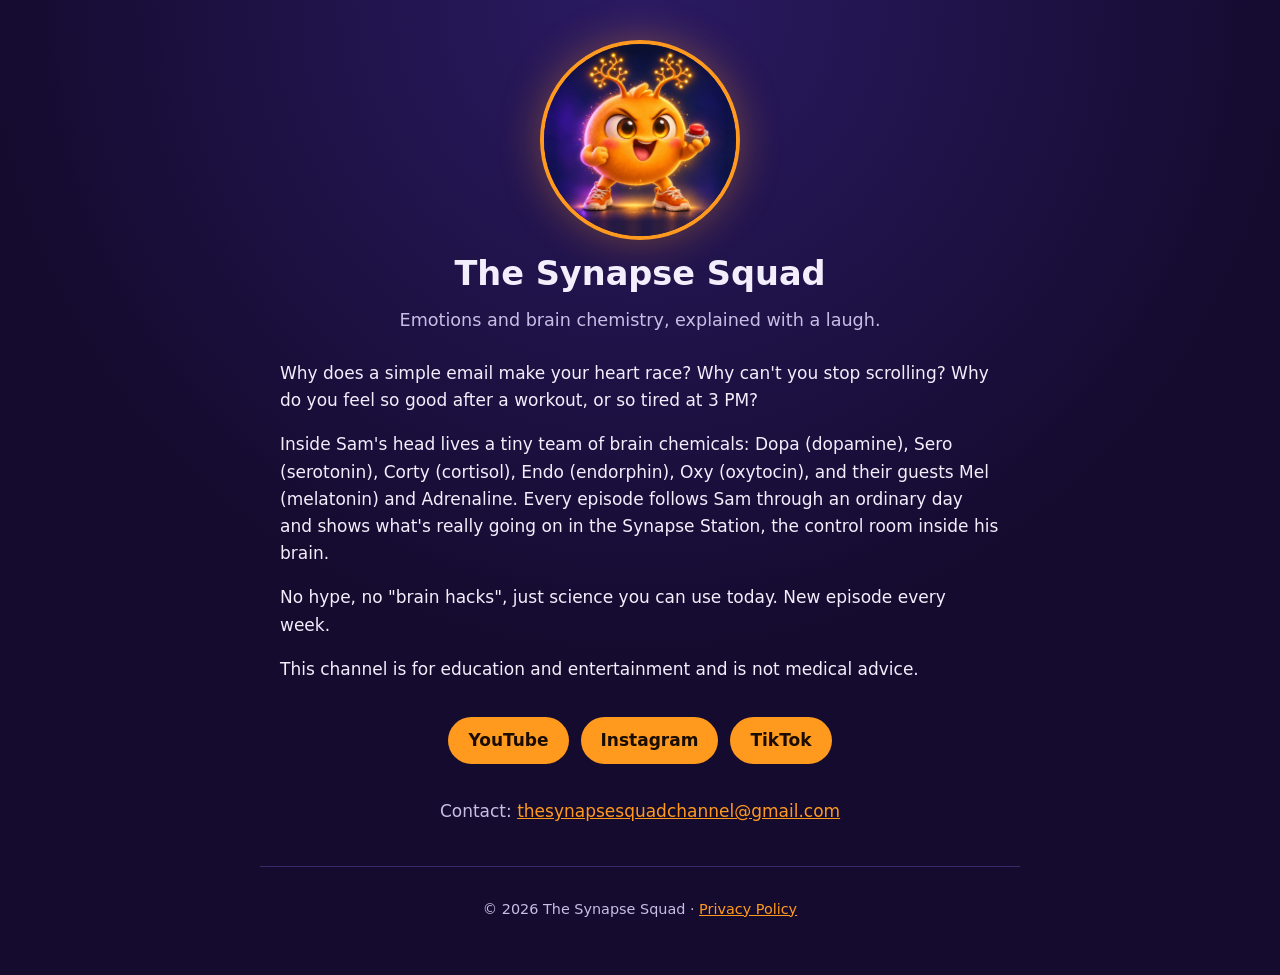
<file: index.html>
<!doctype html>
<html lang="en">
<head>
  <meta charset="utf-8">
  <meta name="viewport" content="width=device-width, initial-scale=1">
  <title>The Synapse Squad</title>
  <meta name="description" content="Animated stories about emotions and brain chemistry, explained simply and with a laugh.">
  <link rel="icon" href="assets/foto_canal.png">
  <link rel="stylesheet" href="style.css">
</head>
<body>
  <main>
    <section class="capa">
      <img class="foto" src="assets/foto_canal.png" alt="Dopa, the orange dopamine character of The Synapse Squad" width="200" height="200">
      <h1>The Synapse Squad</h1>
      <p class="lema">Emotions and brain chemistry, explained with a laugh.</p>
    </section>

    <section class="texto">
      <p>Why does a simple email make your heart race? Why can't you stop scrolling? Why do you feel so good after a workout, or so tired at 3 PM?</p>
      <p>Inside Sam's head lives a tiny team of brain chemicals: Dopa (dopamine), Sero (serotonin), Corty (cortisol), Endo (endorphin), Oxy (oxytocin), and their guests Mel (melatonin) and Adrenaline. Every episode follows Sam through an ordinary day and shows what's really going on in the Synapse Station, the control room inside his brain.</p>
      <p>No hype, no "brain hacks", just science you can use today. New episode every week.</p>
      <p>This channel is for education and entertainment and is not medical advice.</p>
    </section>

    <ul class="links">
      <li><a href="https://www.youtube.com/@TheSynapseSquad">YouTube</a></li>
      <li><a href="https://www.instagram.com/thesynapsesquad">Instagram</a></li>
      <li><a href="https://www.tiktok.com/@thesynapsesquad">TikTok</a></li>
    </ul>

    <p class="contato">Contact: <a href="mailto:thesynapsesquadchannel@gmail.com">thesynapsesquadchannel@gmail.com</a></p>
  </main>

  <footer>
    <p>&copy; 2026 The Synapse Squad · <a href="privacy.html">Privacy Policy</a></p>
  </footer>
</body>
</html>
</file>
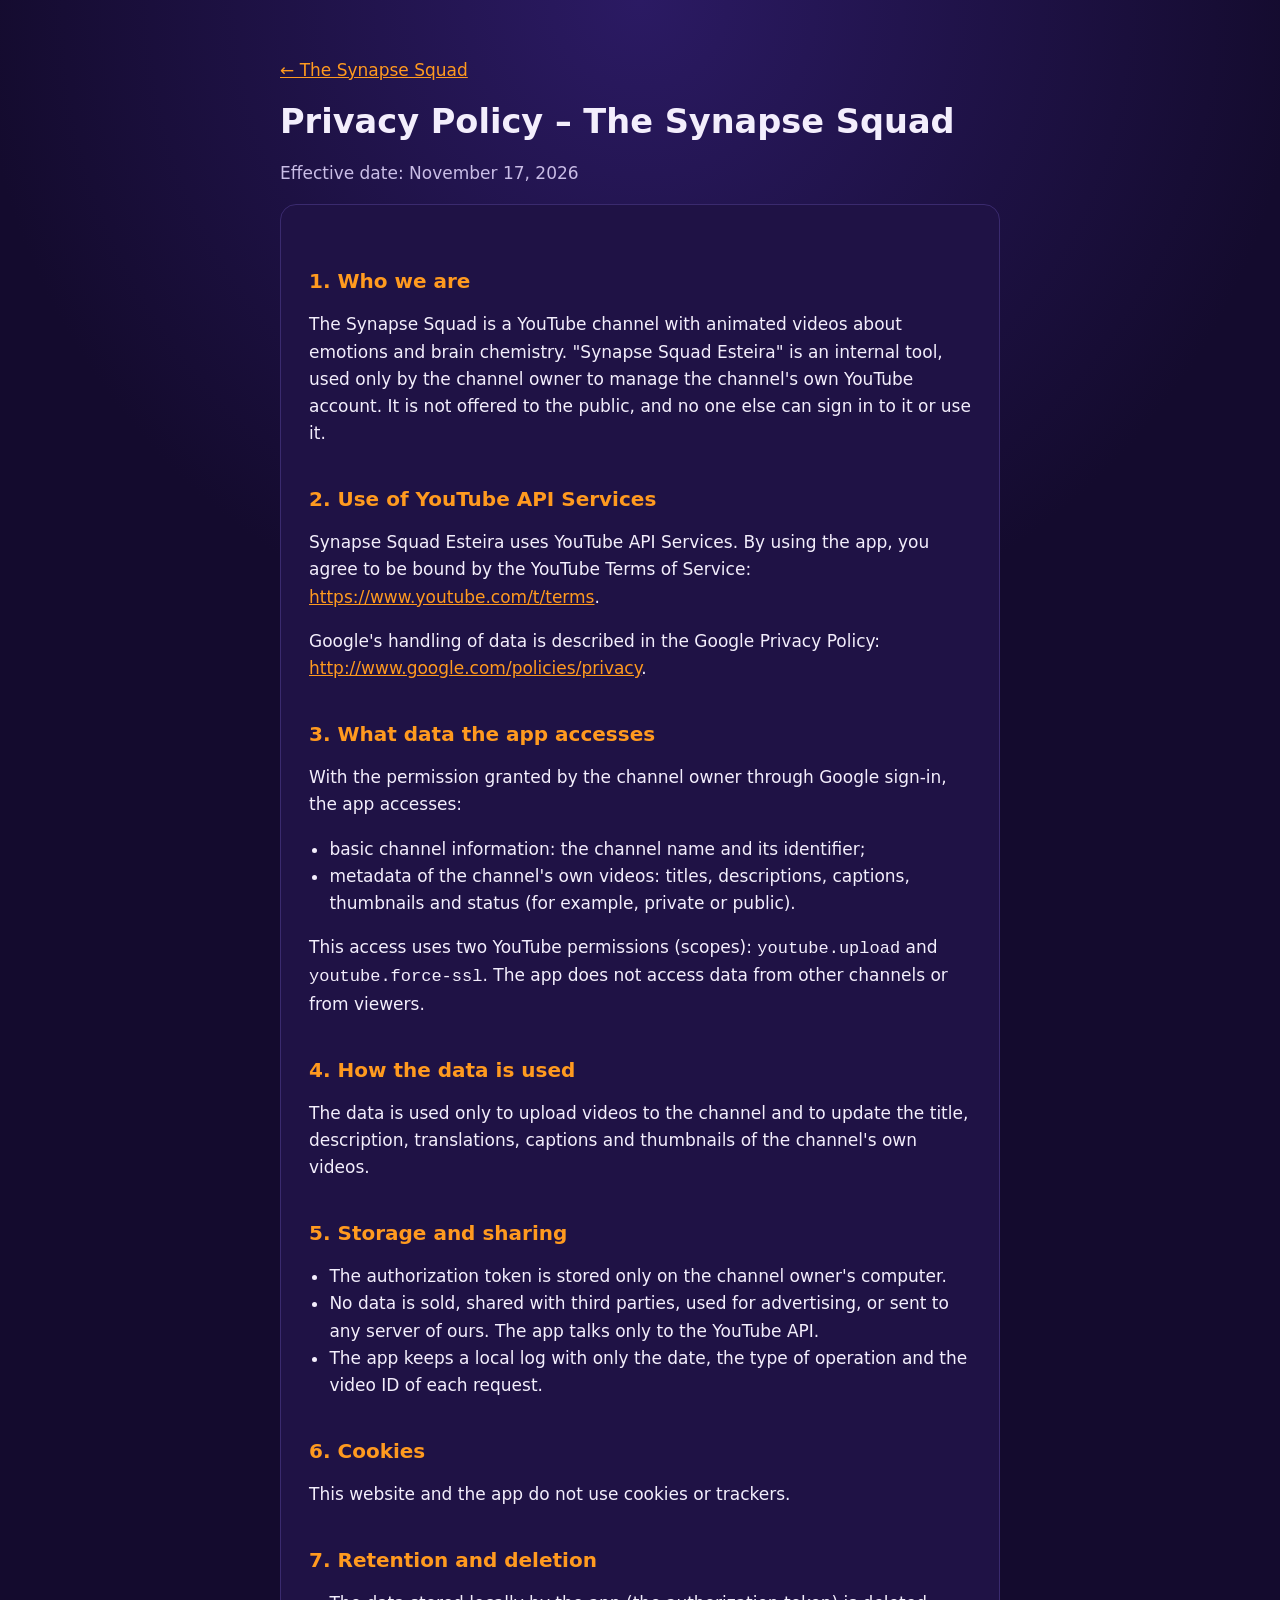
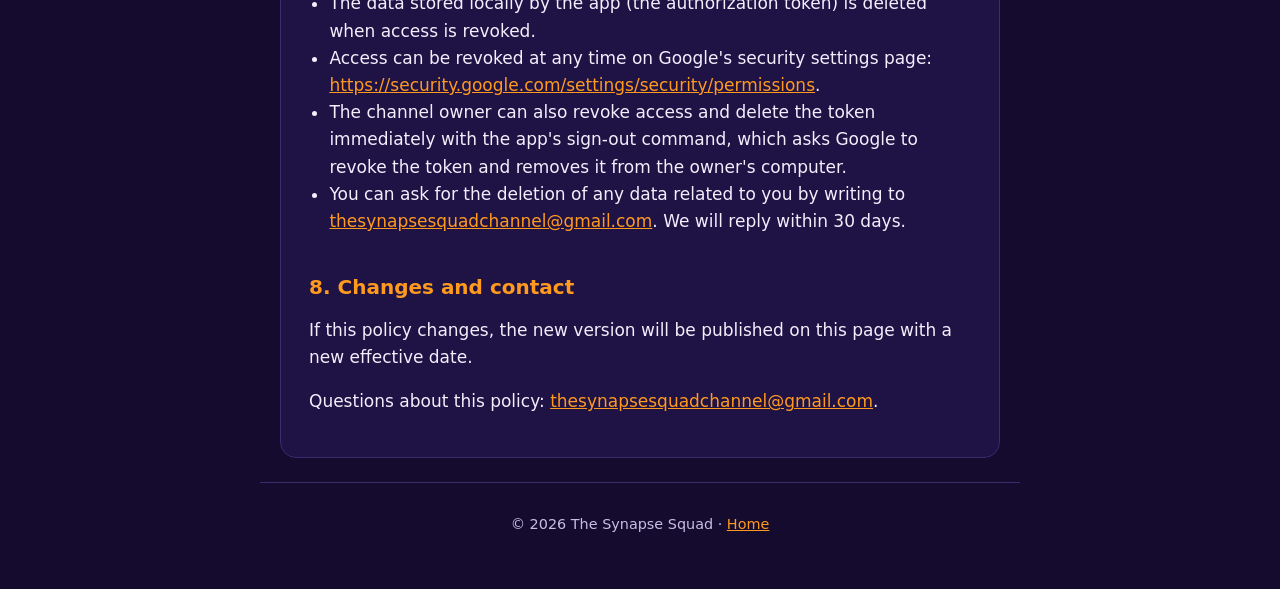
<file: privacy.html>
<!doctype html>
<html lang="en">
<head>
  <meta charset="utf-8">
  <meta name="viewport" content="width=device-width, initial-scale=1">
  <title>Privacy Policy – The Synapse Squad</title>
  <meta name="description" content="Privacy Policy of The Synapse Squad and of its internal app, Synapse Squad Esteira.">
  <link rel="icon" href="assets/foto_canal.png">
  <link rel="stylesheet" href="style.css">
</head>
<body>
  <main>
    <p><a href="index.html">&larr; The Synapse Squad</a></p>
    <h1>Privacy Policy – The Synapse Squad</h1>
    <p class="data">Effective date: November 17, 2026</p>

    <div class="politica">
      <h2>1. Who we are</h2>
      <p>The Synapse Squad is a YouTube channel with animated videos about emotions and brain chemistry. "Synapse Squad Esteira" is an internal tool, used only by the channel owner to manage the channel's own YouTube account. It is not offered to the public, and no one else can sign in to it or use it.</p>

      <h2>2. Use of YouTube API Services</h2>
      <p>Synapse Squad Esteira uses YouTube API Services. By using the app, you agree to be bound by the YouTube Terms of Service: <a href="https://www.youtube.com/t/terms">https://www.youtube.com/t/terms</a>.</p>
      <p>Google's handling of data is described in the Google Privacy Policy: <a href="http://www.google.com/policies/privacy">http://www.google.com/policies/privacy</a>.</p>

      <h2>3. What data the app accesses</h2>
      <p>With the permission granted by the channel owner through Google sign-in, the app accesses:</p>
      <ul>
        <li>basic channel information: the channel name and its identifier;</li>
        <li>metadata of the channel's own videos: titles, descriptions, captions, thumbnails and status (for example, private or public).</li>
      </ul>
      <p>This access uses two YouTube permissions (scopes): <code>youtube.upload</code> and <code>youtube.force-ssl</code>. The app does not access data from other channels or from viewers.</p>

      <h2>4. How the data is used</h2>
      <p>The data is used only to upload videos to the channel and to update the title, description, translations, captions and thumbnails of the channel's own videos.</p>

      <h2>5. Storage and sharing</h2>
      <ul>
        <li>The authorization token is stored only on the channel owner's computer.</li>
        <li>No data is sold, shared with third parties, used for advertising, or sent to any server of ours. The app talks only to the YouTube API.</li>
        <li>The app keeps a local log with only the date, the type of operation and the video ID of each request.</li>
      </ul>

      <h2>6. Cookies</h2>
      <p>This website and the app do not use cookies or trackers.</p>

      <h2>7. Retention and deletion</h2>
      <ul>
        <li>The data stored locally by the app (the authorization token) is deleted when access is revoked.</li>
        <li>Access can be revoked at any time on Google's security settings page: <a href="https://security.google.com/settings/security/permissions">https://security.google.com/settings/security/permissions</a>.</li>
        <li>The channel owner can also revoke access and delete the token immediately with the app's sign-out command, which asks Google to revoke the token and removes it from the owner's computer.</li>
        <li>You can ask for the deletion of any data related to you by writing to <a href="mailto:thesynapsesquadchannel@gmail.com">thesynapsesquadchannel@gmail.com</a>. We will reply within 30 days.</li>
      </ul>

      <h2>8. Changes and contact</h2>
      <p>If this policy changes, the new version will be published on this page with a new effective date.</p>
      <p>Questions about this policy: <a href="mailto:thesynapsesquadchannel@gmail.com">thesynapsesquadchannel@gmail.com</a>.</p>
    </div>
  </main>

  <footer>
    <p>&copy; 2026 The Synapse Squad · <a href="index.html">Home</a></p>
  </footer>
</body>
</html>
</file>
<file: style.css>
:root {
  --fundo: #140b2e;
  --fundo-2: #1f1245;
  --texto: #f3eefc;
  --suave: #c9bde6;
  --laranja: #ff9a1f;
  --laranja-escuro: #e07800;
  --borda: #3a2a6e;
}

* { box-sizing: border-box; }

html { -webkit-text-size-adjust: 100%; }

body {
  margin: 0;
  background: radial-gradient(circle at 50% 0%, #2b1a63 0%, var(--fundo) 60%) fixed;
  background-color: var(--fundo);
  color: var(--texto);
  font-family: system-ui, -apple-system, "Segoe UI", Roboto, "Helvetica Neue", Arial, sans-serif;
  line-height: 1.6;
  font-size: 17px;
}

main {
  max-width: 760px;
  margin: 0 auto;
  padding: 40px 20px 24px;
}

h1, h2 { line-height: 1.25; }
h1 { font-size: 2.1rem; margin: 0.4em 0 0.3em; }
h2 { font-size: 1.25rem; color: var(--laranja); margin-top: 2em; }

a { color: var(--laranja); }
a:hover, a:focus { color: #ffc069; }

.capa { text-align: center; }

.foto {
  width: 200px;
  height: 200px;
  border-radius: 50%;
  border: 4px solid var(--laranja);
  box-shadow: 0 0 40px rgba(255, 154, 31, 0.35);
  display: block;
  margin: 0 auto;
}

.lema { color: var(--suave); font-size: 1.1rem; margin: 0 0 1.5em; }

.texto p { margin: 0 0 1em; }

.links {
  display: flex;
  flex-wrap: wrap;
  gap: 12px;
  justify-content: center;
  padding: 0;
  margin: 2em 0;
  list-style: none;
}

.links a {
  display: inline-block;
  padding: 10px 20px;
  border-radius: 999px;
  background: var(--laranja);
  color: #1a0d00;
  font-weight: 700;
  text-decoration: none;
}

.links a:hover, .links a:focus { background: #ffb24d; color: #1a0d00; }

.contato {
  text-align: center;
  color: var(--suave);
}

.politica {
  background: var(--fundo-2);
  border: 1px solid var(--borda);
  border-radius: 16px;
  padding: 24px 28px;
}

.politica ul { padding-left: 1.2em; }

.data { color: var(--suave); }

footer {
  max-width: 760px;
  margin: 0 auto;
  padding: 16px 20px 40px;
  border-top: 1px solid var(--borda);
  color: var(--suave);
  font-size: 0.9rem;
  text-align: center;
}

@media (max-width: 480px) {
  body { font-size: 16px; }
  main { padding: 28px 16px 16px; }
  h1 { font-size: 1.7rem; }
  .foto { width: 160px; height: 160px; }
  .politica { padding: 18px 16px; }
}
</file>
